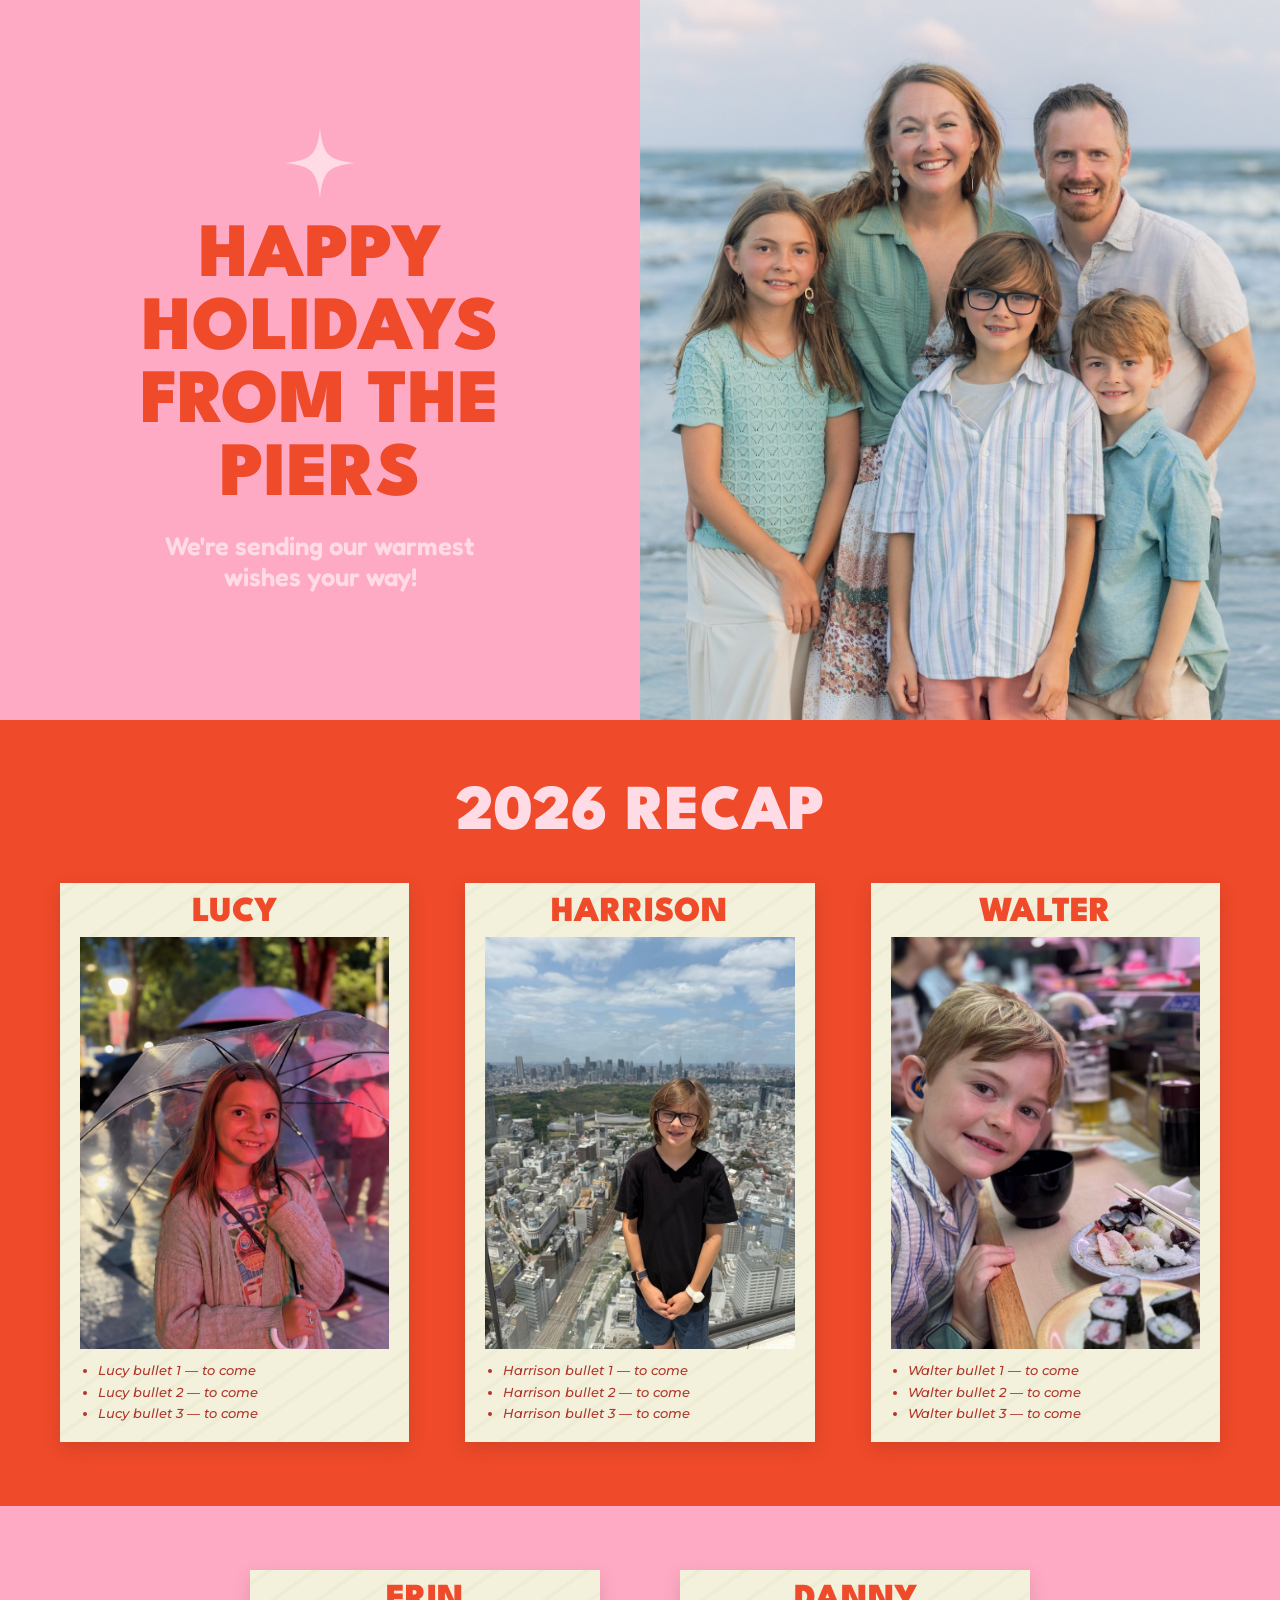
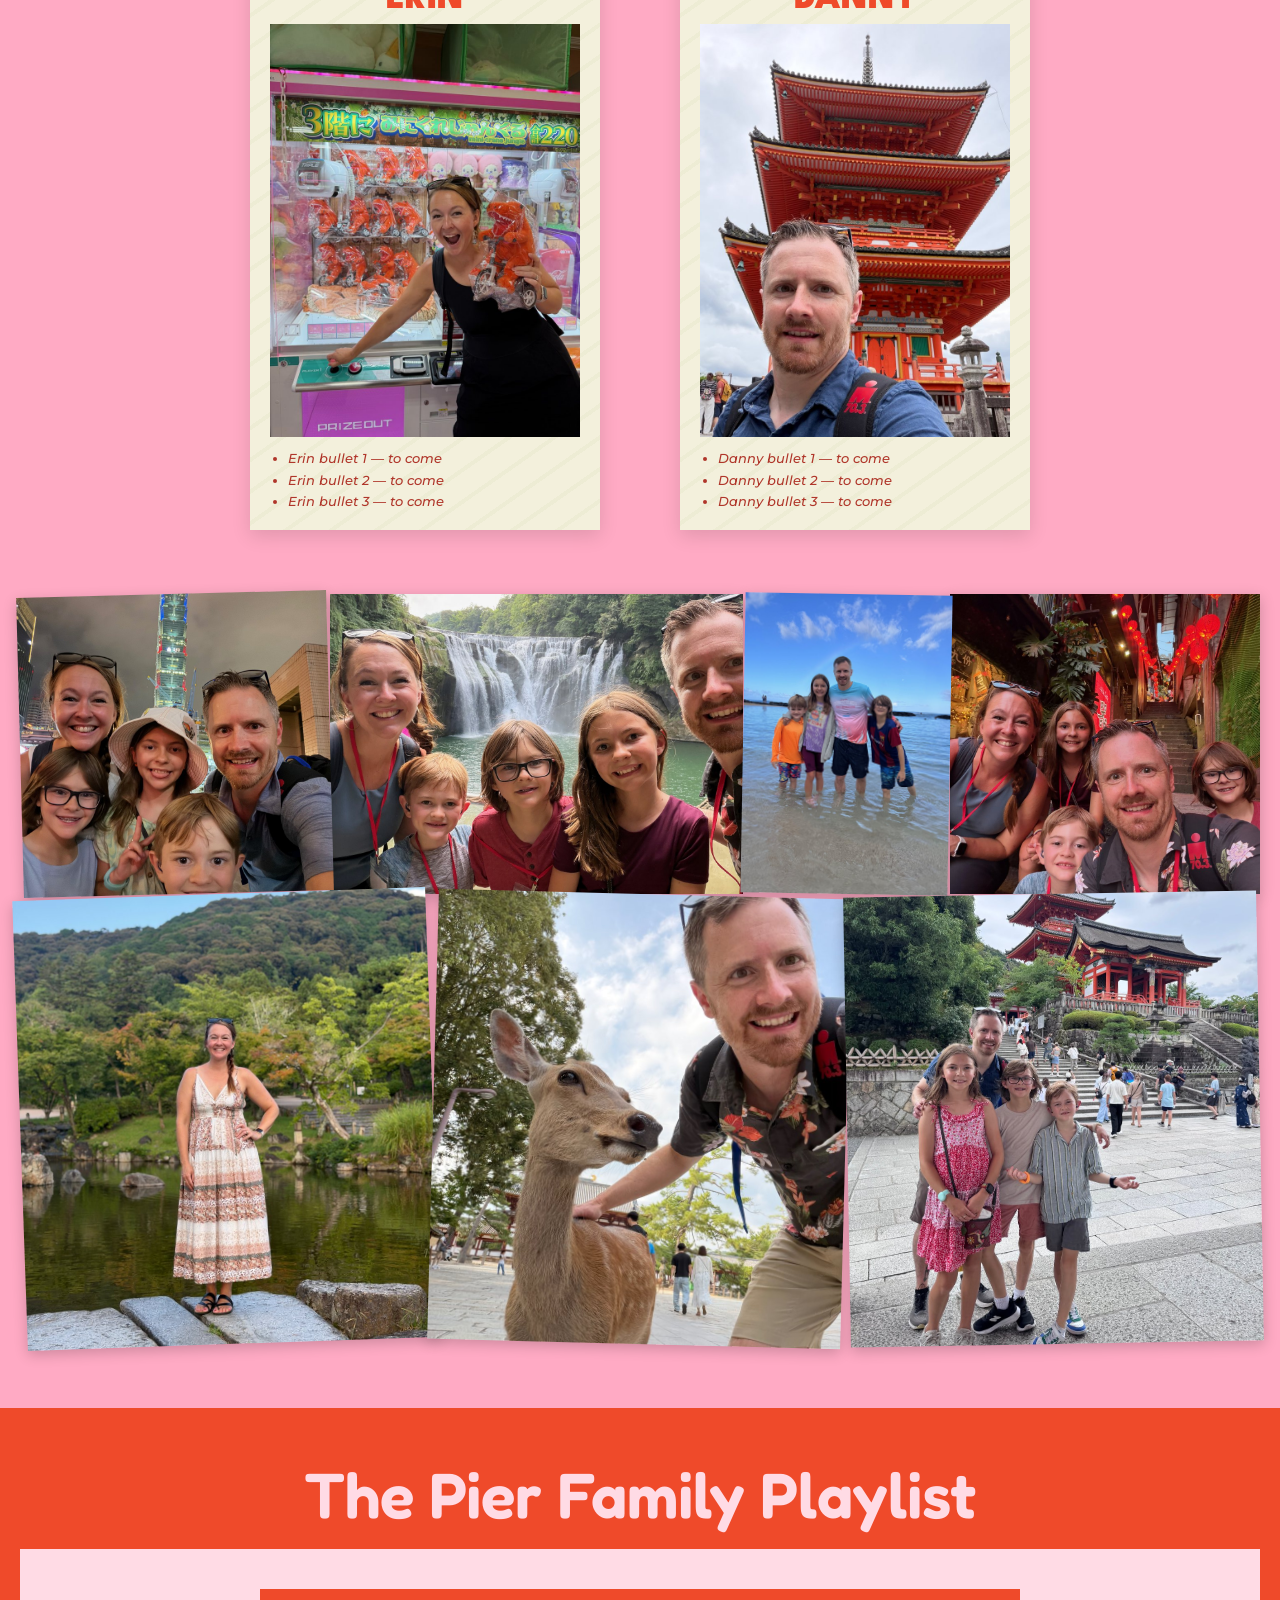
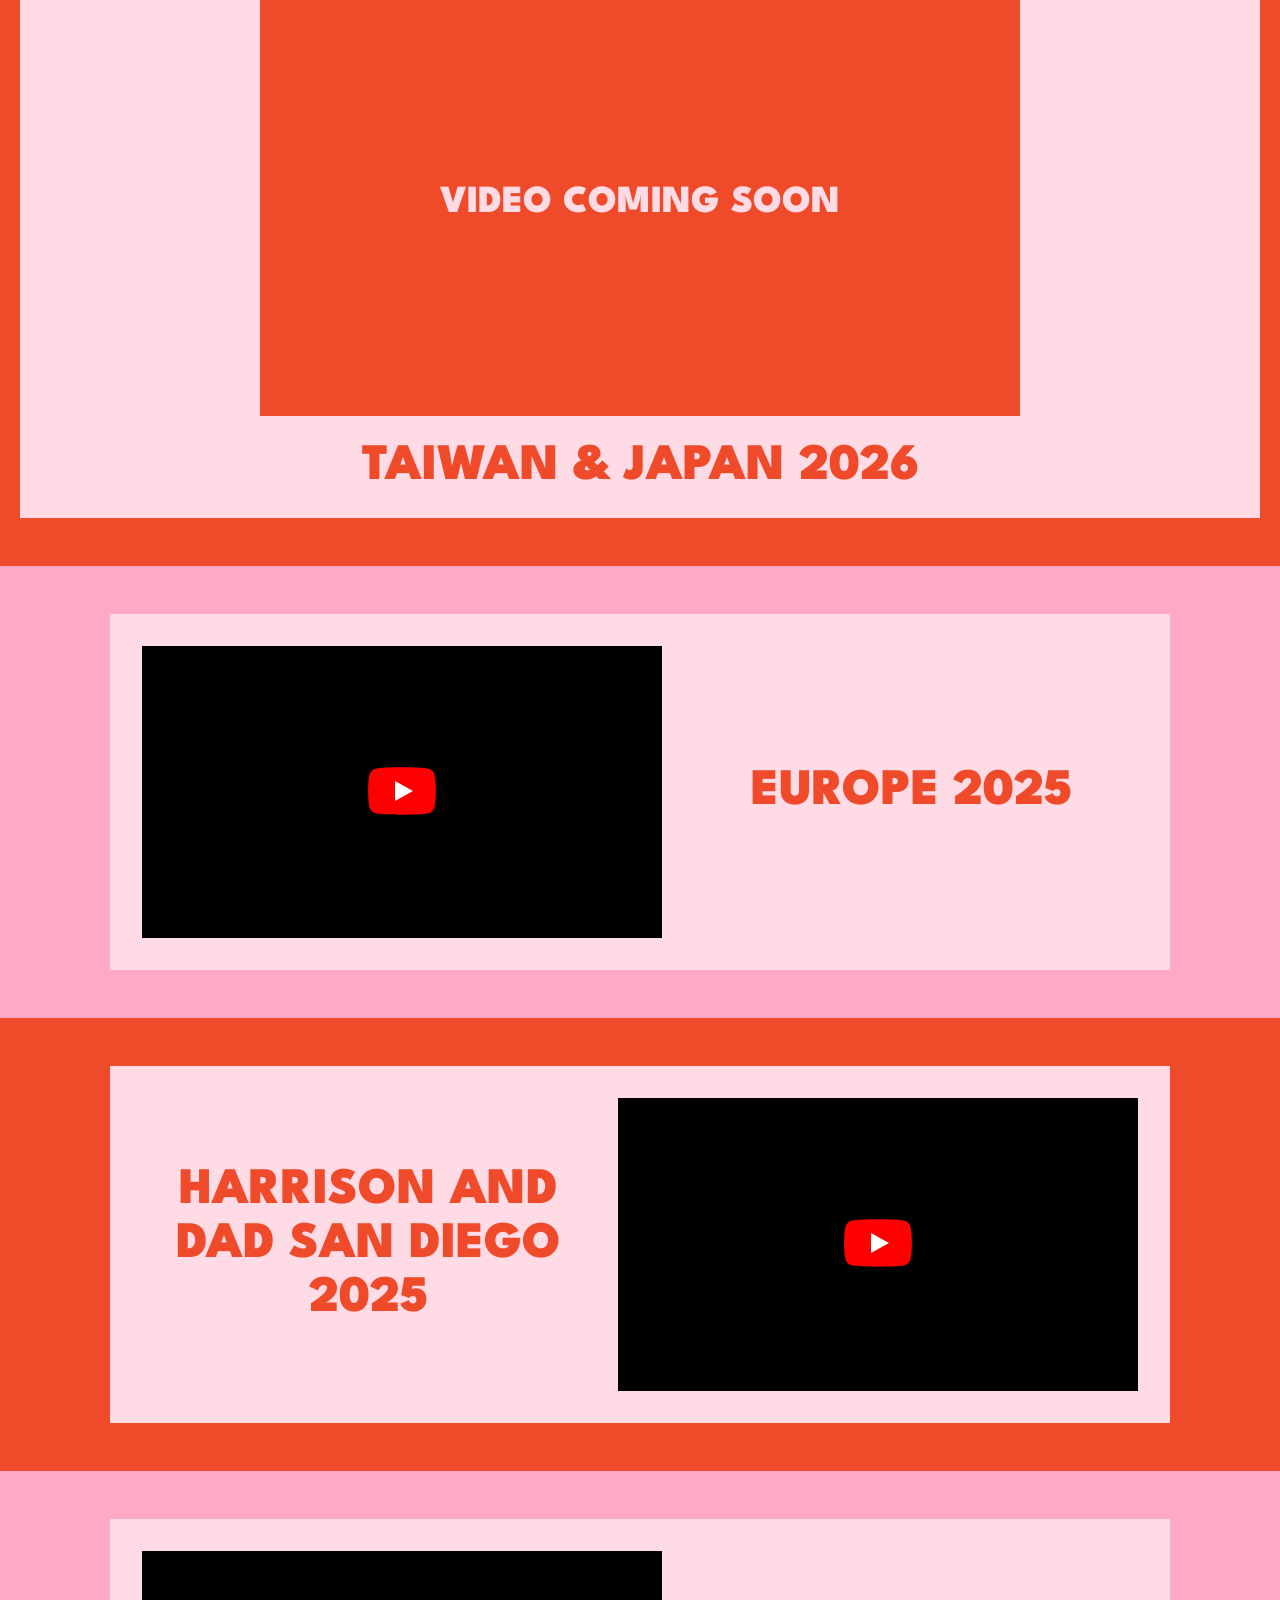
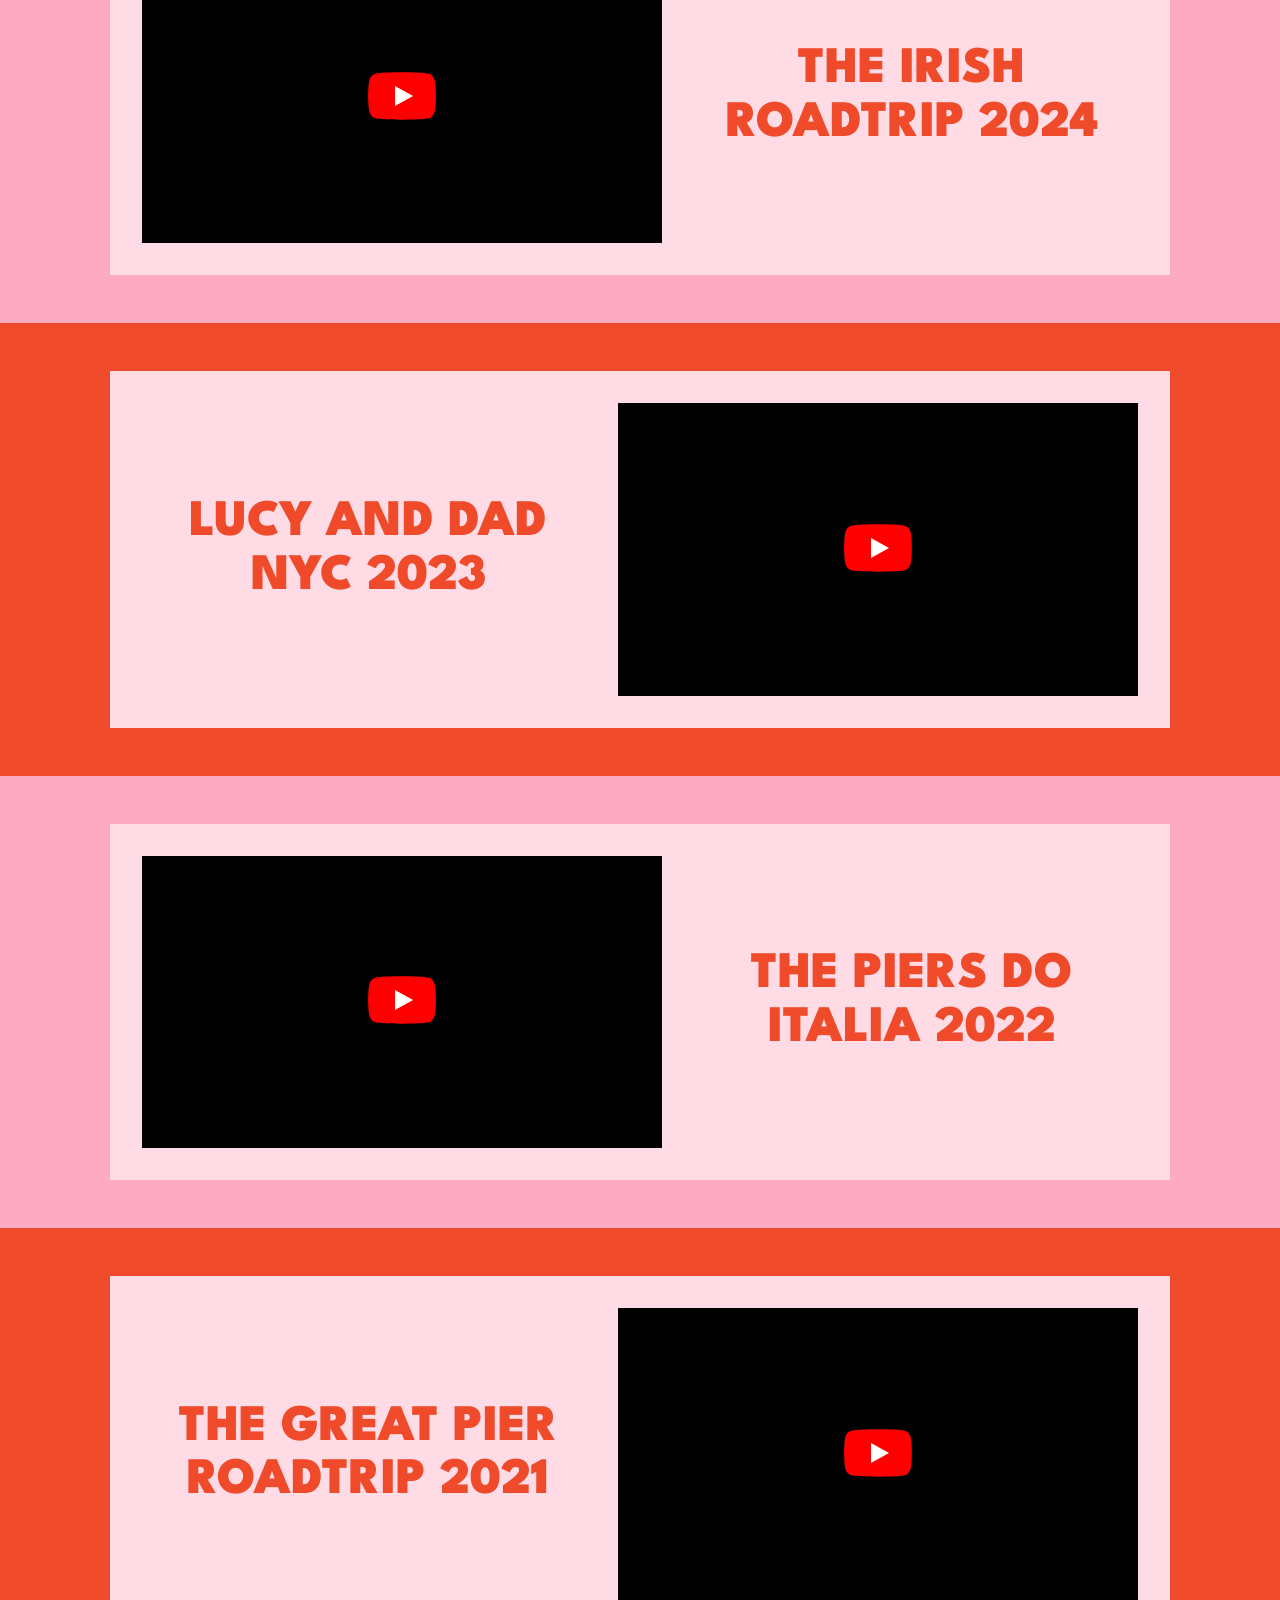
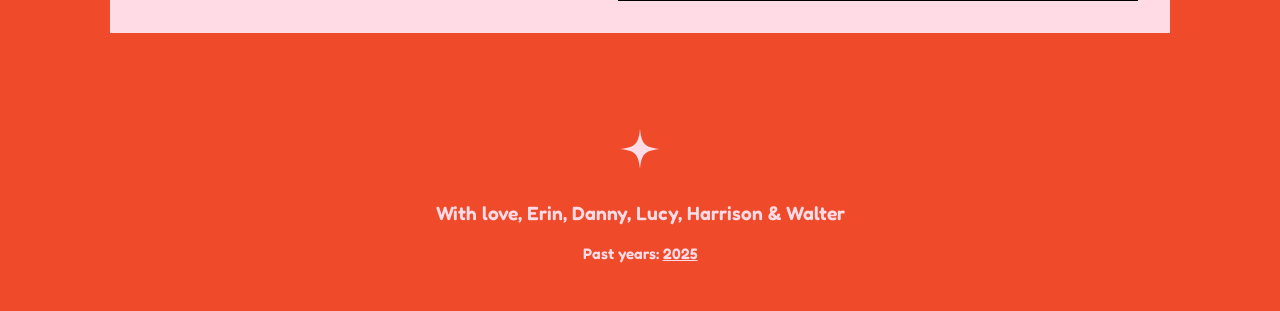
<file: index.html>
<!doctype html>
<html lang="en">
<head>
  <meta charset="utf-8">
  <meta name="viewport" content="width=device-width, initial-scale=1">
  <title>Happy Holidays from the Piers</title>
  <meta name="description" content="The Pier family 2026 recap — photos, videos and warm wishes.">
  <meta property="og:title" content="Happy Holidays from the Piers">
  <meta property="og:description" content="We're sending our warmest wishes your way!">
  <meta property="og:image" content="https://thepierfamily.com/images/og.jpg">
  <meta property="og:url" content="https://thepierfamily.com/">
  <link rel="icon" href="data:image/svg+xml,<svg xmlns='http://www.w3.org/2000/svg' viewBox='0 0 100 100'><path d='M50 0 C55 40 60 45 100 50 C60 55 55 60 50 100 C45 60 40 55 0 50 C40 45 45 40 50 0Z' fill='%23ef4a2a'/></svg>">
  <link rel="preconnect" href="https://fonts.googleapis.com">
  <link rel="preconnect" href="https://fonts.gstatic.com" crossorigin>
  <link href="https://fonts.googleapis.com/css2?family=League+Spartan:wght@800;900&family=Fredoka:wght@500;600&family=Montserrat:wght@500;600&display=swap" rel="stylesheet">
  <link rel="stylesheet" href="styles.css">
</head>
<body>

<header class="hero">
  <div class="hero-text">
    <svg class="sparkle" viewBox="0 0 100 100" aria-hidden="true"><path d="M50 0 C54 38 62 46 100 50 C62 54 54 62 50 100 C46 62 38 54 0 50 C38 46 46 38 50 0Z"/></svg>
    <h1>Happy Holidays from the Piers</h1>
    <p class="tagline">We're sending our warmest wishes your way!</p>
  </div>
  <img class="hero-photo" src="images/hero.jpg" alt="The Pier family together on the beach at Kiawah Island">
</header>

<section class="band band-orange">
  <h2 class="section-title">2026 Recap</h2>
  <div class="cards cards-3">
    <article class="card">
      <h3>Lucy</h3>
      <img src="images/lucy.jpg" alt="Lucy in Japan" loading="lazy">
      <ul class="todo">
        <li>Lucy bullet 1 — to come</li>
        <li>Lucy bullet 2 — to come</li>
        <li>Lucy bullet 3 — to come</li>
      </ul>
    </article>
    <article class="card">
      <h3>Harrison</h3>
      <img src="images/harrison.jpg" alt="Harrison in Japan" loading="lazy">
      <ul class="todo">
        <li>Harrison bullet 1 — to come</li>
        <li>Harrison bullet 2 — to come</li>
        <li>Harrison bullet 3 — to come</li>
      </ul>
    </article>
    <article class="card">
      <h3>Walter</h3>
      <img src="images/walter.jpg" alt="Walter in Japan" loading="lazy">
      <ul class="todo">
        <li>Walter bullet 1 — to come</li>
        <li>Walter bullet 2 — to come</li>
        <li>Walter bullet 3 — to come</li>
      </ul>
    </article>
  </div>
</section>

<section class="band band-pink">
  <div class="cards cards-2">
    <article class="card">
      <h3>Erin</h3>
      <img src="images/erin.jpg" alt="Erin winning a prize at a Japanese claw machine" loading="lazy">
      <ul class="todo">
        <li>Erin bullet 1 — to come</li>
        <li>Erin bullet 2 — to come</li>
        <li>Erin bullet 3 — to come</li>
      </ul>
    </article>
    <article class="card">
      <h3>Danny</h3>
      <img src="images/danny.jpg" alt="Danny in front of the Kiyomizu-dera pagoda in Kyoto" loading="lazy">
      <ul class="todo">
        <li>Danny bullet 1 — to come</li>
        <li>Danny bullet 2 — to come</li>
        <li>Danny bullet 3 — to come</li>
      </ul>
    </article>
  </div>

  <div class="collage">
    <img src="images/collage-1.jpg" alt="The whole family in front of Taipei 101 at night" loading="lazy">
    <img src="images/collage-2.jpg" alt="The whole family at a waterfall in Taiwan" loading="lazy">
    <img src="images/collage-3.jpg" alt="Danny and the kids wading in the ocean" loading="lazy">
    <img src="images/collage-4.jpg" alt="The whole family in a lantern-lit alley in Taiwan" loading="lazy">
    <img src="images/collage-5.jpg" alt="Erin in a Japanese garden" loading="lazy">
    <img src="images/collage-6.jpg" alt="Danny making friends with a deer in Nara" loading="lazy">
    <img src="images/collage-7.jpg" alt="Danny and the kids below a pagoda in Kyoto" loading="lazy">
  </div>
</section>

<section class="playlist">
  <h2 class="playlist-title">The Pier Family Playlist</h2>
  <!-- Add/reorder videos here. data-id is the YouTube video ID. -->
  <div class="video-row band-orange featured"><div class="video-card">
    <!-- TODO: paste the YouTube video ID into data-id when the trip video is up -->
    <div class="yt" data-id="" data-title="Taiwan &amp; Japan 2026"></div>
    <h3>Taiwan &amp; Japan 2026</h3>
  </div></div>
  <div class="video-row band-pink"><div class="video-card">
    <div class="yt" data-id="x0gHeS-w16s" data-title="Europe 2025"></div>
    <h3>Europe 2025</h3>
  </div></div>
  <div class="video-row band-orange flip"><div class="video-card">
    <div class="yt" data-id="Gnk4PvHUsLI" data-title="Harrison and Dad San Diego 2025"></div>
    <h3>Harrison and Dad San Diego 2025</h3>
  </div></div>
  <div class="video-row band-pink"><div class="video-card">
    <div class="yt" data-id="-_mzoG1ZsiA" data-title="The Irish Roadtrip 2024"></div>
    <h3>The Irish Roadtrip 2024</h3>
  </div></div>
  <div class="video-row band-orange flip"><div class="video-card">
    <div class="yt" data-id="avo4NzAogSk" data-title="Lucy and Dad NYC 2023"></div>
    <h3>Lucy and Dad NYC 2023</h3>
  </div></div>
  <div class="video-row band-pink"><div class="video-card">
    <div class="yt" data-id="DzhR90mdwt0" data-title="The Piers do Italia 2022"></div>
    <h3>The Piers do Italia 2022</h3>
  </div></div>
  <div class="video-row band-orange flip"><div class="video-card">
    <div class="yt" data-id="HnkH7wWTgpw" data-title="The Great Pier Roadtrip 2021"></div>
    <h3>The Great Pier Roadtrip 2021</h3>
  </div></div>
</section>

<footer>
  <svg class="sparkle" viewBox="0 0 100 100" aria-hidden="true"><path d="M50 0 C54 38 62 46 100 50 C62 54 54 62 50 100 C46 62 38 54 0 50 C38 46 46 38 50 0Z"/></svg>
  <p>With love, Erin, Danny, Lucy, Harrison &amp; Walter</p>
  <p class="past">Past years: <a href="2025/">2025</a></p>
</footer>

<script>
  // Lightweight YouTube embeds: show the thumbnail, load the player on click.
  document.querySelectorAll('.yt').forEach(el => {
    const id = el.dataset.id, title = el.dataset.title;
    if (!id) { el.classList.add('soon'); el.innerHTML = '<p>Video coming soon</p>'; return; }
    const btn = document.createElement('button');
    btn.className = 'yt-btn';
    btn.setAttribute('aria-label', 'Play ' + title);
    btn.style.backgroundImage = `url(https://i.ytimg.com/vi/${id}/hqdefault.jpg)`;
    btn.innerHTML = '<svg viewBox="0 0 68 48" aria-hidden="true"><path d="M66.5 7.7a8.5 8.5 0 0 0-6-6C55.2.3 34 .3 34 .3s-21.2 0-26.5 1.4a8.5 8.5 0 0 0-6 6C.1 13 .1 24 .1 24s0 11 1.4 16.3a8.5 8.5 0 0 0 6 6C12.8 47.7 34 47.7 34 47.7s21.2 0 26.5-1.4a8.5 8.5 0 0 0 6-6C67.9 35 67.9 24 67.9 24s0-11-1.4-16.3z" fill="#f00"/><path d="M45 24 27 14v20" fill="#fff"/></svg>';
    btn.addEventListener('click', () => {
      el.innerHTML = `<iframe src="https://www.youtube-nocookie.com/embed/${id}?autoplay=1" title="${title}" allow="autoplay; encrypted-media; picture-in-picture; fullscreen" allowfullscreen></iframe>`;
    });
    el.appendChild(btn);
  });
</script>
</body>
</html>
</file>
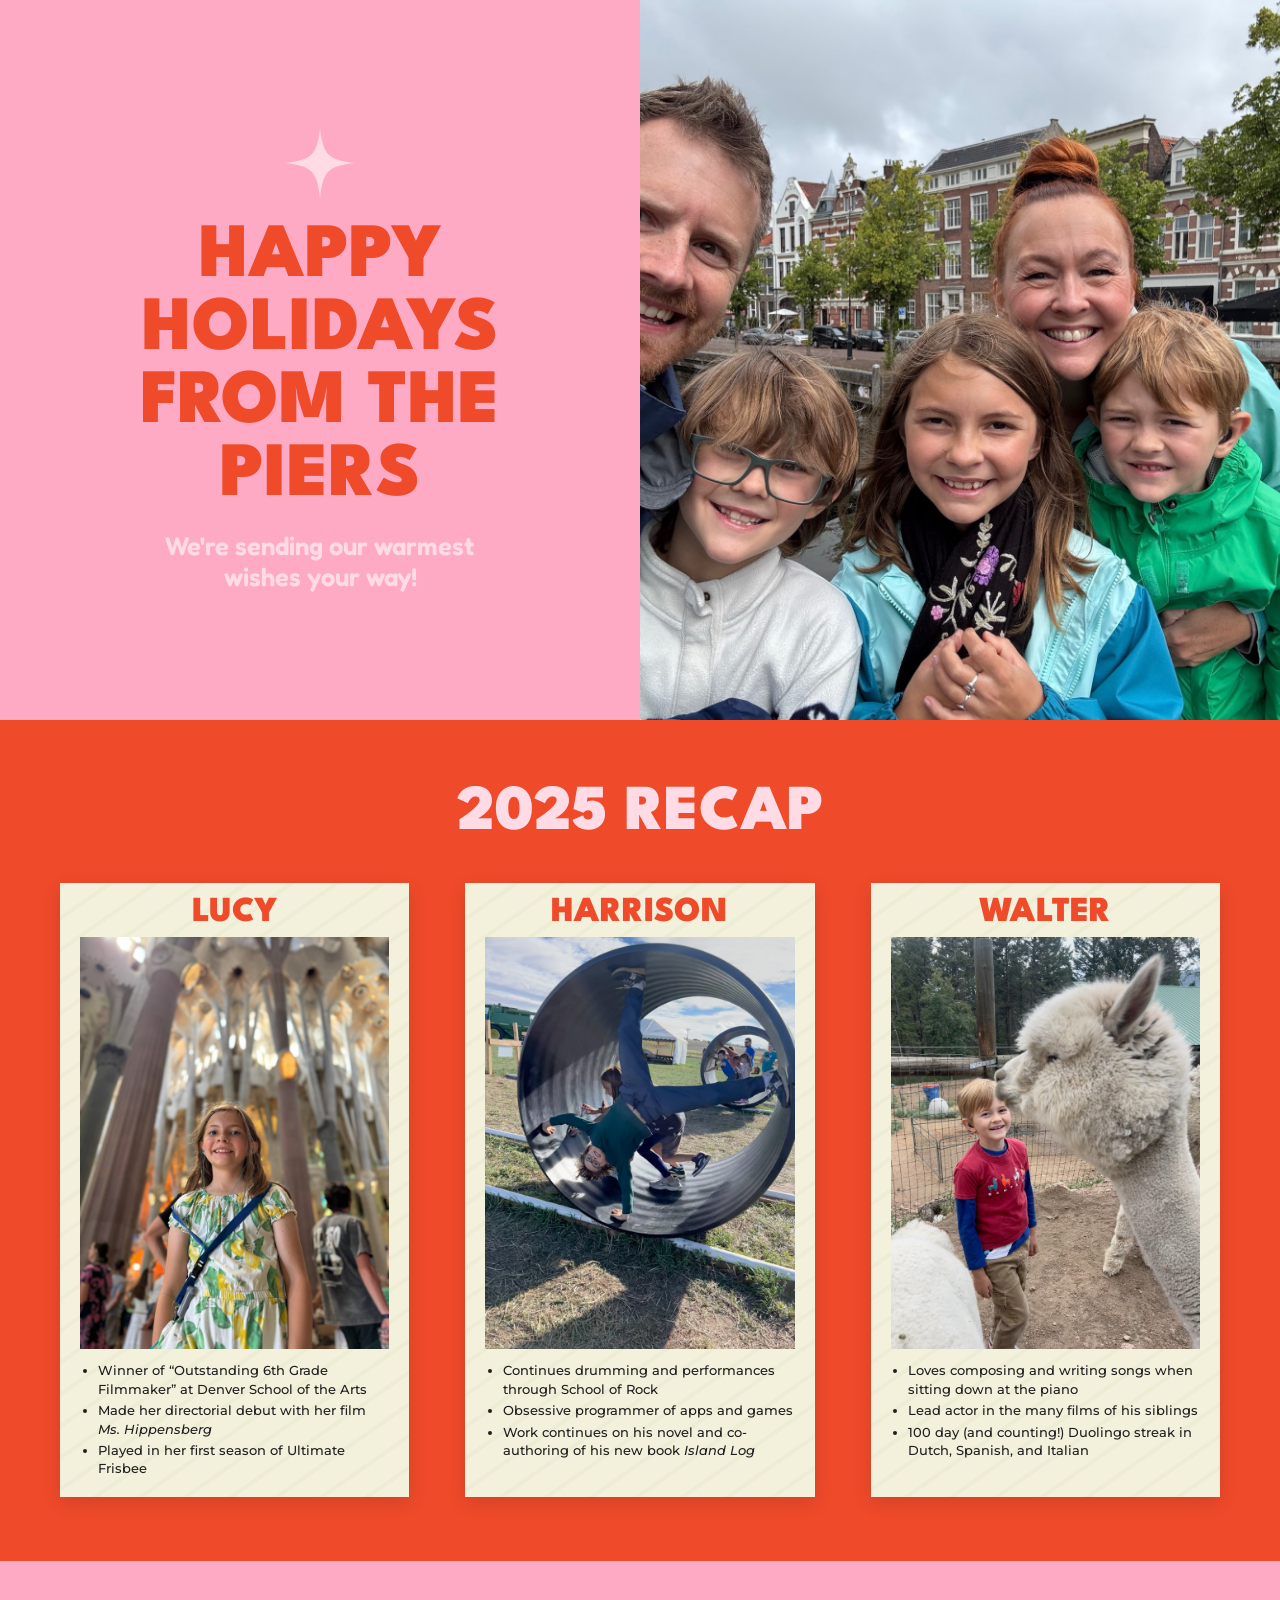
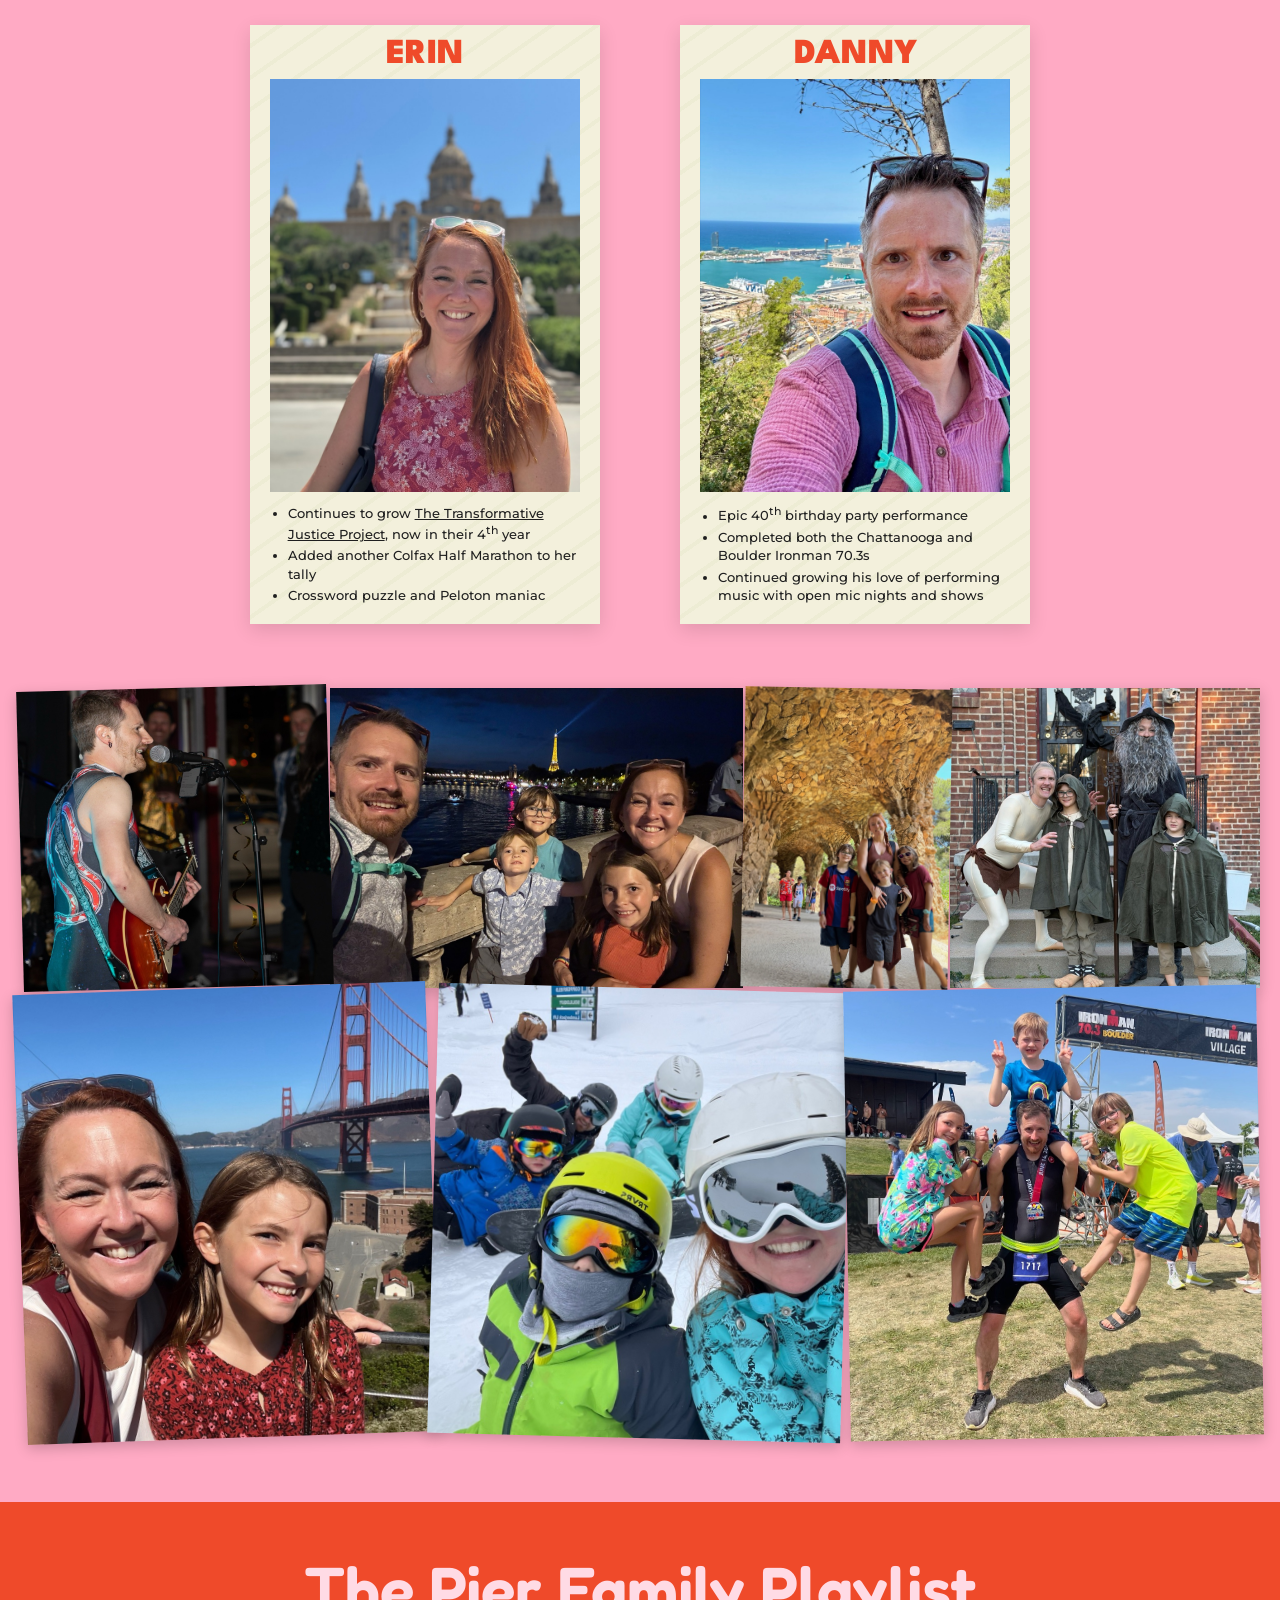
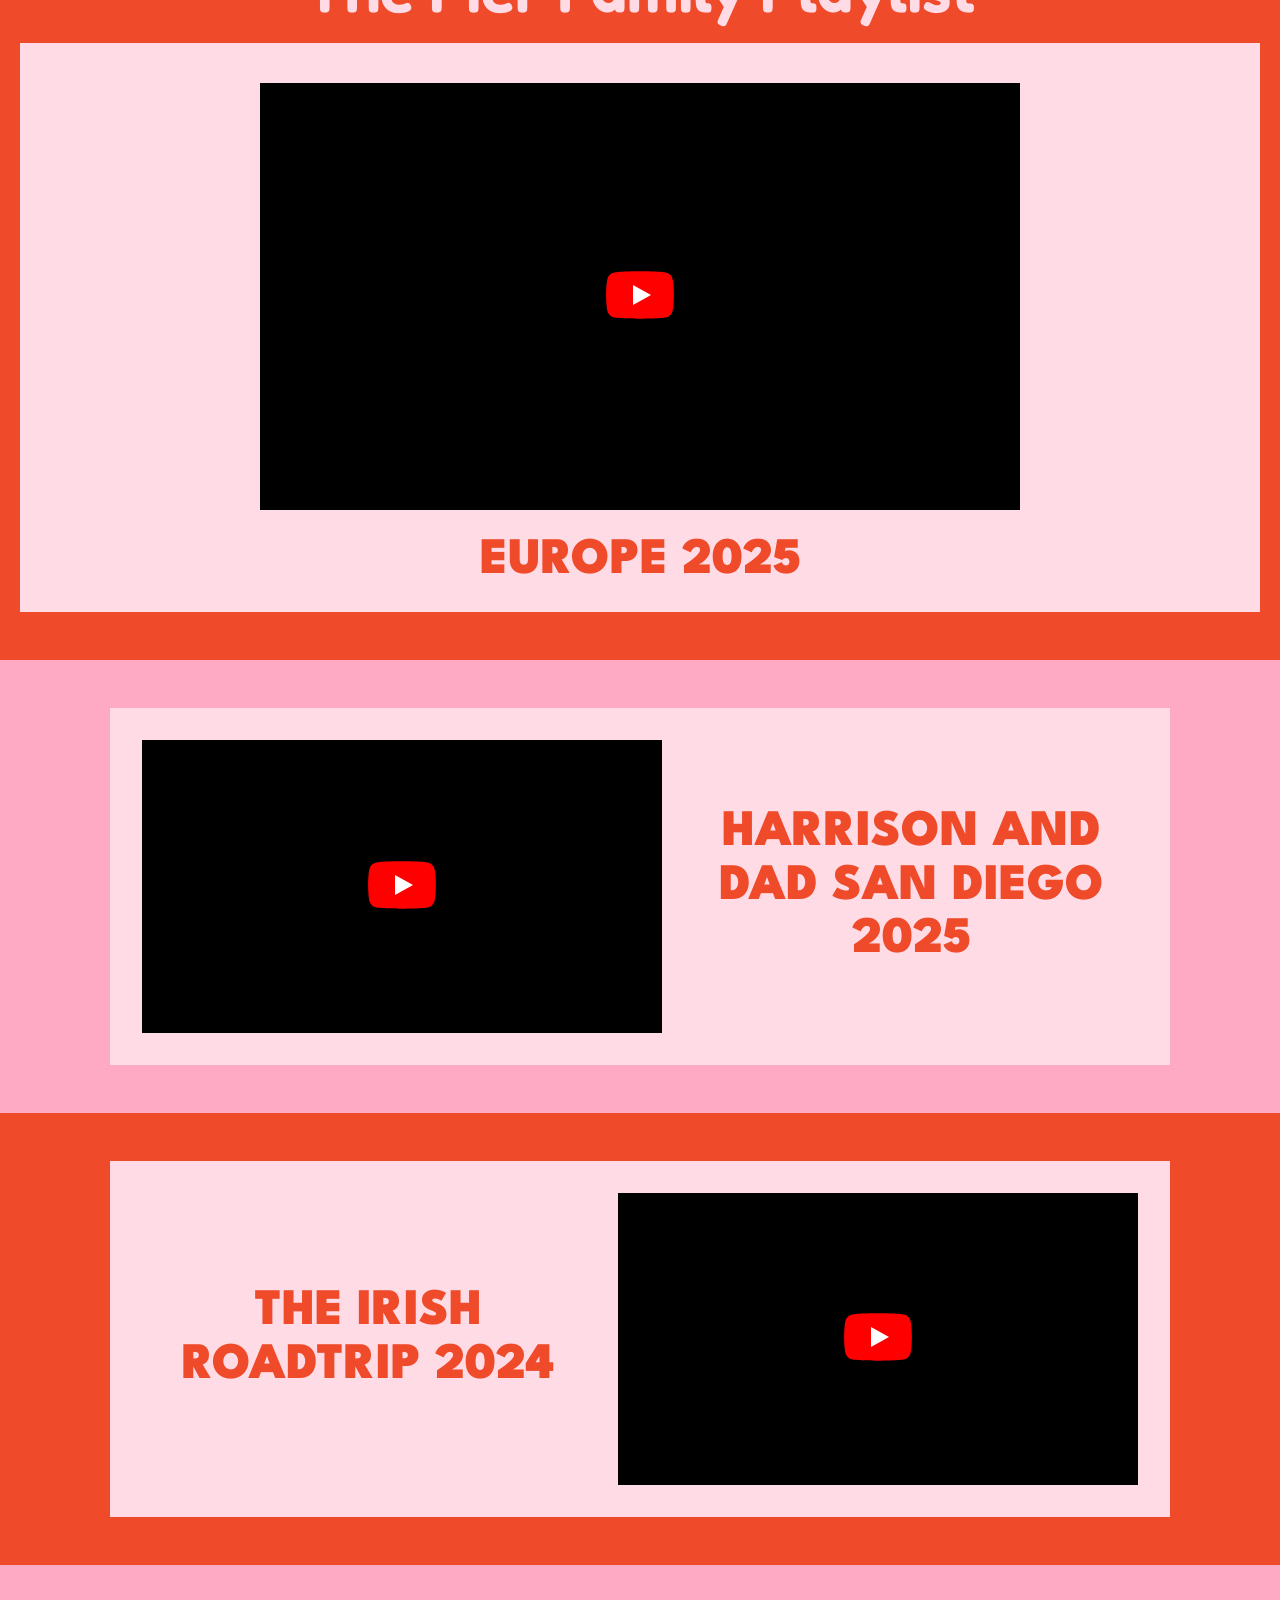
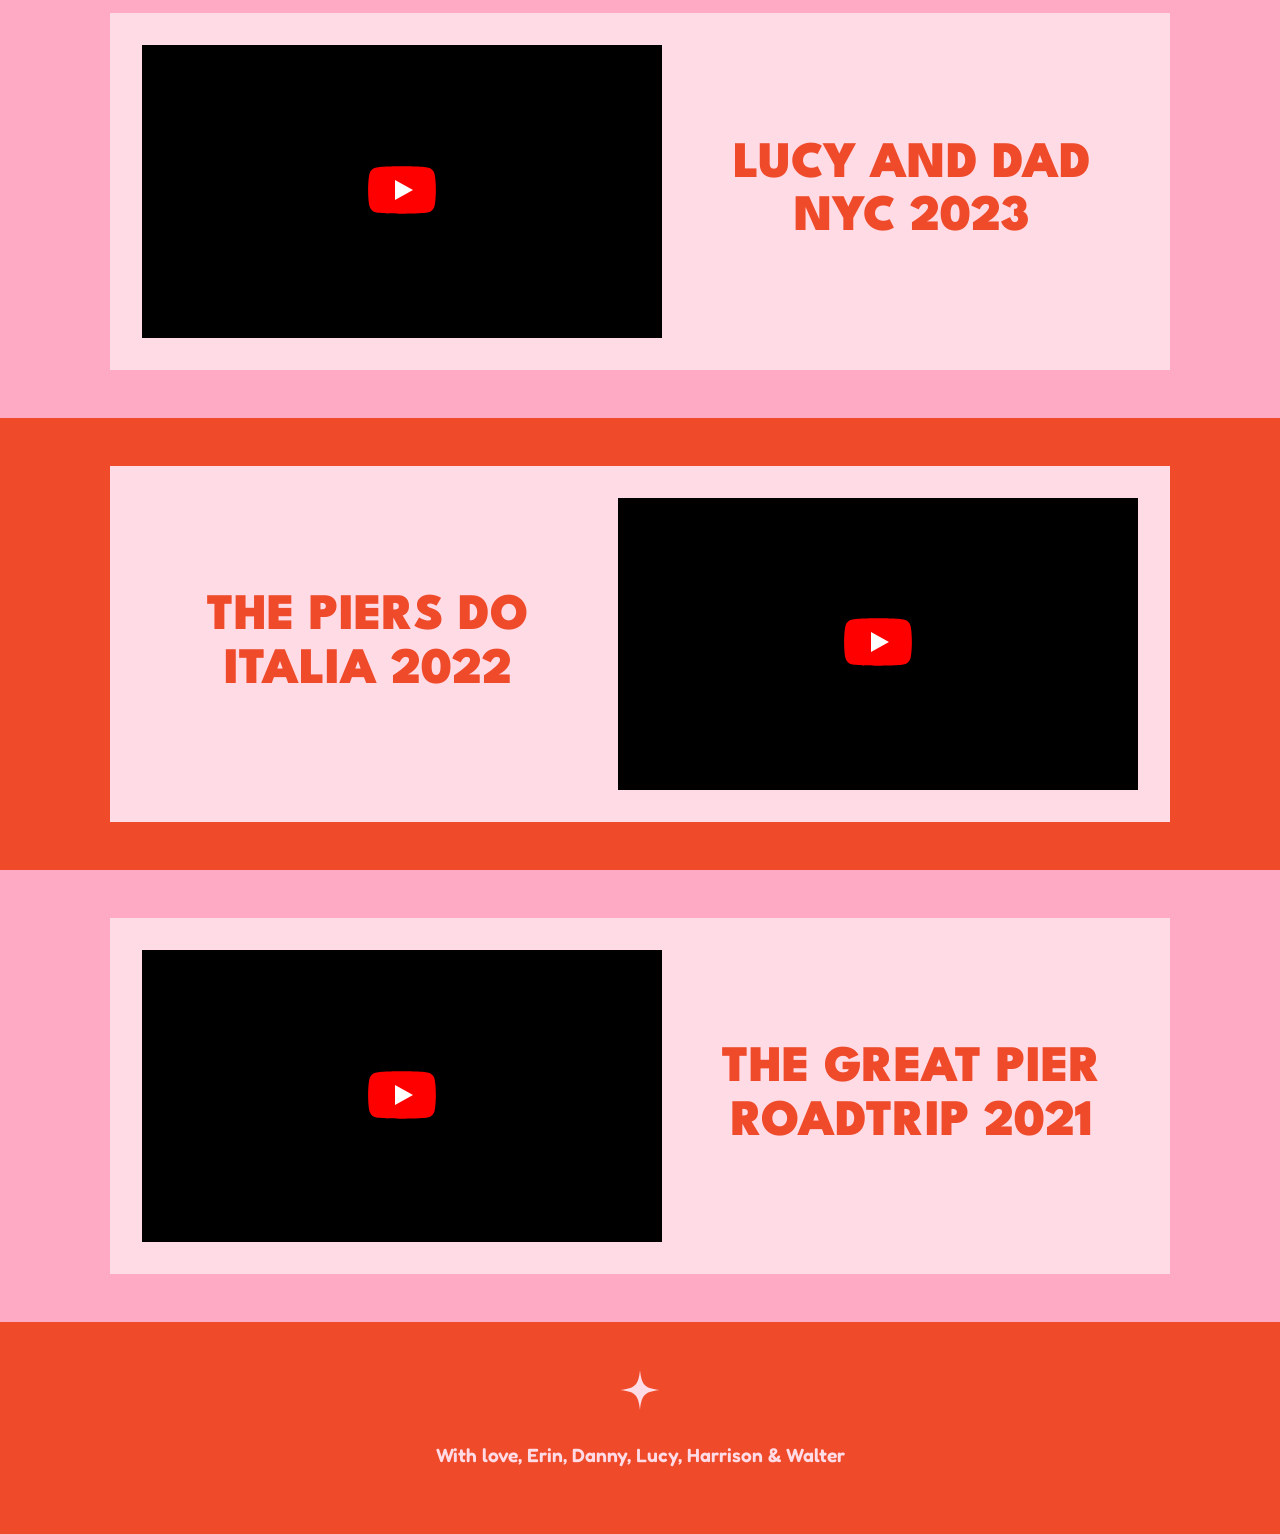
<file: 2025/index.html>
<!doctype html>
<html lang="en">
<head>
  <meta charset="utf-8">
  <meta name="viewport" content="width=device-width, initial-scale=1">
  <title>Happy Holidays from the Piers</title>
  <meta name="description" content="The Pier family 2025 recap — photos, videos and warm wishes.">
  <meta property="og:title" content="Happy Holidays from the Piers">
  <meta property="og:description" content="We're sending our warmest wishes your way!">
  <meta property="og:image" content="https://thepierfamily.com/images/og.jpg">
  <meta property="og:url" content="https://thepierfamily.com/">
  <link rel="icon" href="data:image/svg+xml,<svg xmlns='http://www.w3.org/2000/svg' viewBox='0 0 100 100'><path d='M50 0 C55 40 60 45 100 50 C60 55 55 60 50 100 C45 60 40 55 0 50 C40 45 45 40 50 0Z' fill='%23ef4a2a'/></svg>">
  <link rel="preconnect" href="https://fonts.googleapis.com">
  <link rel="preconnect" href="https://fonts.gstatic.com" crossorigin>
  <link href="https://fonts.googleapis.com/css2?family=League+Spartan:wght@800;900&family=Fredoka:wght@500;600&family=Montserrat:wght@500;600&display=swap" rel="stylesheet">
  <link rel="stylesheet" href="styles.css">
</head>
<body>

<header class="hero">
  <div class="hero-text">
    <svg class="sparkle" viewBox="0 0 100 100" aria-hidden="true"><path d="M50 0 C54 38 62 46 100 50 C62 54 54 62 50 100 C46 62 38 54 0 50 C38 46 46 38 50 0Z"/></svg>
    <h1>Happy Holidays from the Piers</h1>
    <p class="tagline">We're sending our warmest wishes your way!</p>
  </div>
  <img class="hero-photo" src="images/hero.jpg" alt="The Pier family together by a canal in the Netherlands">
</header>

<section class="band band-orange">
  <h2 class="section-title">2025 Recap</h2>
  <div class="cards cards-3">
    <article class="card">
      <h3>Lucy</h3>
      <img src="images/lucy.jpg" alt="Lucy inside the Sagrada Família" loading="lazy">
      <ul>
        <li>Winner of “Outstanding 6th Grade Filmmaker” at Denver School of the Arts</li>
        <li>Made her directorial debut with her film <em>Ms. Hippensberg</em></li>
        <li>Played in her first season of Ultimate Frisbee</li>
      </ul>
    </article>
    <article class="card">
      <h3>Harrison</h3>
      <img src="images/harrison.jpg" alt="Harrison doing a cartwheel inside a giant tube" loading="lazy">
      <ul>
        <li>Continues drumming and performances through School of Rock</li>
        <li>Obsessive programmer of apps and games</li>
        <li>Work continues on his novel and co-authoring of his new book <em>Island Log</em></li>
      </ul>
    </article>
    <article class="card">
      <h3>Walter</h3>
      <img src="images/walter.jpg" alt="Walter meeting an alpaca" loading="lazy">
      <ul>
        <li>Loves composing and writing songs when sitting down at the piano</li>
        <li>Lead actor in the many films of his siblings</li>
        <li>100 day (and counting!) Duolingo streak in Dutch, Spanish, and Italian</li>
      </ul>
    </article>
  </div>
</section>

<section class="band band-pink">
  <div class="cards cards-2">
    <article class="card">
      <h3>Erin</h3>
      <img src="images/erin.jpg" alt="Erin in Barcelona" loading="lazy">
      <ul>
        <li>Continues to grow <a href="https://www.cjdc.org/transformative-justice-project" target="_blank" rel="noopener">The Transformative Justice Project</a>, now in their 4<sup>th</sup> year</li>
        <li>Added another Colfax Half Marathon to her tally</li>
        <li>Crossword puzzle and Peloton maniac</li>
      </ul>
    </article>
    <article class="card">
      <h3>Danny</h3>
      <img src="images/danny.jpg" alt="Danny overlooking the Barcelona harbor" loading="lazy">
      <ul>
        <li>Epic 40<sup>th</sup> birthday party performance</li>
        <li>Completed both the Chattanooga and Boulder Ironman 70.3s</li>
        <li>Continued growing his love of performing music with open mic nights and shows</li>
      </ul>
    </article>
  </div>

  <div class="collage">
    <img src="images/collage-1.jpg" alt="Danny playing guitar on stage" loading="lazy">
    <img src="images/collage-2.jpg" alt="The family at night by the Eiffel Tower" loading="lazy">
    <img src="images/collage-3.jpg" alt="Erin and the kids at Park Güell" loading="lazy">
    <img src="images/collage-4.jpg" alt="Halloween costumes: Gollum, Gandalf and hobbits" loading="lazy">
    <img src="images/collage-5.jpg" alt="Erin and Lucy at the Golden Gate Bridge" loading="lazy">
    <img src="images/collage-6.jpg" alt="The kids in the snow" loading="lazy">
    <img src="images/collage-7.jpg" alt="Celebrating at the Boulder Ironman 70.3" loading="lazy">
  </div>
</section>

<section class="playlist">
  <h2 class="playlist-title">The Pier Family Playlist</h2>
  <!-- Add/reorder videos here. data-id is the YouTube video ID. -->
  <div class="video-row band-orange featured"><div class="video-card">
    <div class="yt" data-id="x0gHeS-w16s" data-title="Europe 2025"></div>
    <h3>Europe 2025</h3>
  </div></div>
  <div class="video-row band-pink"><div class="video-card">
    <div class="yt" data-id="Gnk4PvHUsLI" data-title="Harrison and Dad San Diego 2025"></div>
    <h3>Harrison and Dad San Diego 2025</h3>
  </div></div>
  <div class="video-row band-orange flip"><div class="video-card">
    <div class="yt" data-id="-_mzoG1ZsiA" data-title="The Irish Roadtrip 2024"></div>
    <h3>The Irish Roadtrip 2024</h3>
  </div></div>
  <div class="video-row band-pink"><div class="video-card">
    <div class="yt" data-id="avo4NzAogSk" data-title="Lucy and Dad NYC 2023"></div>
    <h3>Lucy and Dad NYC 2023</h3>
  </div></div>
  <div class="video-row band-orange flip"><div class="video-card">
    <div class="yt" data-id="DzhR90mdwt0" data-title="The Piers do Italia 2022"></div>
    <h3>The Piers do Italia 2022</h3>
  </div></div>
  <div class="video-row band-pink"><div class="video-card">
    <div class="yt" data-id="HnkH7wWTgpw" data-title="The Great Pier Roadtrip 2021"></div>
    <h3>The Great Pier Roadtrip 2021</h3>
  </div></div>
</section>

<footer>
  <svg class="sparkle" viewBox="0 0 100 100" aria-hidden="true"><path d="M50 0 C54 38 62 46 100 50 C62 54 54 62 50 100 C46 62 38 54 0 50 C38 46 46 38 50 0Z"/></svg>
  <p>With love, Erin, Danny, Lucy, Harrison &amp; Walter</p>
</footer>

<script>
  // Lightweight YouTube embeds: show the thumbnail, load the player on click.
  document.querySelectorAll('.yt').forEach(el => {
    const id = el.dataset.id, title = el.dataset.title;
    const btn = document.createElement('button');
    btn.className = 'yt-btn';
    btn.setAttribute('aria-label', 'Play ' + title);
    btn.style.backgroundImage = `url(https://i.ytimg.com/vi/${id}/hqdefault.jpg)`;
    btn.innerHTML = '<svg viewBox="0 0 68 48" aria-hidden="true"><path d="M66.5 7.7a8.5 8.5 0 0 0-6-6C55.2.3 34 .3 34 .3s-21.2 0-26.5 1.4a8.5 8.5 0 0 0-6 6C.1 13 .1 24 .1 24s0 11 1.4 16.3a8.5 8.5 0 0 0 6 6C12.8 47.7 34 47.7 34 47.7s21.2 0 26.5-1.4a8.5 8.5 0 0 0 6-6C67.9 35 67.9 24 67.9 24s0-11-1.4-16.3z" fill="#f00"/><path d="M45 24 27 14v20" fill="#fff"/></svg>';
    btn.addEventListener('click', () => {
      el.innerHTML = `<iframe src="https://www.youtube-nocookie.com/embed/${id}?autoplay=1" title="${title}" allow="autoplay; encrypted-media; picture-in-picture; fullscreen" allowfullscreen></iframe>`;
    });
    el.appendChild(btn);
  });
</script>
</body>
</html>
</file>
<file: styles.css>
:root {
  --pink: #ffaac4;
  --pink-light: #ffdbe5;
  --orange: #ef4a2a;
  --paper: #f3f0dc;
  --ink: #1f1f1f;
  --display: "League Spartan", "Arial Black", sans-serif;
  --round: "Fredoka", "Trebuchet MS", sans-serif;
  --body: "Montserrat", system-ui, sans-serif;
}

* { box-sizing: border-box; }
html { scroll-behavior: smooth; }
body { margin: 0; background: var(--pink); color: var(--ink); font-family: var(--body); }
img { display: block; max-width: 100%; }
a { color: inherit; }

/* Hero */
.hero { display: grid; grid-template-columns: 1fr 1fr; background: var(--pink); min-height: 80vh; }
.hero-text { display: flex; flex-direction: column; align-items: center; justify-content: center; text-align: center; padding: 3rem 2rem; }
.hero h1 {
  font-family: var(--display); font-weight: 900; text-transform: uppercase;
  color: var(--orange); font-size: clamp(2.6rem, 6vw, 5.5rem); line-height: .95; margin: 1.5rem 0 1rem; max-width: 9ch;
}
.tagline { font-family: var(--round); font-weight: 600; color: var(--pink-light); font-size: clamp(1.1rem, 2vw, 1.7rem); margin: 0; max-width: 22ch; }
.hero-photo { width: 100%; height: 100%; object-fit: cover; }
.sparkle { width: 70px; height: 70px; fill: var(--pink-light); }

/* Bands */
.band { padding: 4rem 1.25rem; }
.band-orange { background: var(--orange); }
.band-pink { background: var(--pink); }
.section-title {
  font-family: var(--display); font-weight: 900; text-transform: uppercase; text-align: center;
  color: var(--pink-light); font-size: clamp(2.2rem, 5vw, 4rem); margin: 0 0 2.5rem;
}

/* Recap cards */
.cards { display: grid; gap: 3.5rem; max-width: 1160px; margin: 0 auto; }
.cards-3 { grid-template-columns: repeat(3, 1fr); }
.cards-2 { grid-template-columns: repeat(2, minmax(0, 350px)); justify-content: center; gap: 5rem; }
.card {
  background: var(--paper);
  background-image: repeating-linear-gradient(-35deg, transparent 0 22px, rgba(170, 190, 120, .08) 22px 26px);
  padding: .6rem 1.25rem 1rem; box-shadow: 0 6px 18px rgba(0,0,0,.12);
}
.card h3 {
  font-family: var(--display); font-weight: 900; text-transform: uppercase; text-align: center;
  color: var(--orange); font-size: 2.2rem; margin: .2rem 0 .5rem;
}
.card img { width: 100%; aspect-ratio: 3 / 4; object-fit: cover; }
.card ul { margin: .75rem 0 0; padding-left: 1.1rem; font-size: .82rem; line-height: 1.4; font-weight: 500; }
.card li { margin-bottom: .2rem; }

/* Collage */
.collage {
  max-width: 1260px; margin: 4rem auto 0;
  display: grid; grid-template-columns: repeat(12, 1fr); grid-auto-rows: 150px; gap: 0;
}
.collage img { width: 100%; height: 100%; object-fit: cover; box-shadow: 0 4px 14px rgba(0,0,0,.2); }
.collage img:nth-child(1) { grid-column: 1 / 4;  grid-row: 1 / 3; transform: rotate(-1.5deg); }
.collage img:nth-child(2) { grid-column: 4 / 8;  grid-row: 1 / 3; }
.collage img:nth-child(3) { grid-column: 8 / 10; grid-row: 1 / 3; transform: rotate(1deg); }
.collage img:nth-child(4) { grid-column: 10 / 13; grid-row: 1 / 3; }
.collage img:nth-child(5) { grid-column: 1 / 5;  grid-row: 3 / 6; transform: rotate(-2deg); }
.collage img:nth-child(6) { grid-column: 5 / 9;  grid-row: 3 / 6; transform: rotate(1.5deg); }
.collage img:nth-child(7) { grid-column: 9 / 13; grid-row: 3 / 6; transform: rotate(-1deg); }

/* Playlist */
.playlist-title {
  font-family: var(--round); font-weight: 600; text-align: center; color: var(--pink-light);
  background: var(--orange); font-size: clamp(2rem, 5vw, 4.2rem); margin: 0; padding: 3rem 1rem 1rem;
}
.video-row { padding: 3rem 1.25rem; }
.video-card {
  background: var(--pink-light); max-width: 1060px; margin: 0 auto; padding: 2rem;
  display: grid; grid-template-columns: 1.15fr 1fr; gap: 1.5rem; align-items: center;
}
.video-row.flip .video-card { grid-template-columns: 1fr 1.15fr; }
.video-row.flip .yt { order: 2; }
.video-row.featured { padding-top: 0; }
.video-row.featured .video-card { grid-template-columns: 1fr; max-width: 1250px; padding: 2.5rem 2rem 1.5rem; }
.video-row.featured .yt { max-width: 760px; width: 100%; margin: 0 auto; }
.video-card h3 {
  font-family: var(--display); font-weight: 900; text-transform: uppercase; text-align: center;
  color: var(--orange); font-size: clamp(1.8rem, 4vw, 3.4rem); line-height: 1.05; margin: 0;
}
.yt { position: relative; aspect-ratio: 16 / 9; background: #000; }
.yt iframe, .yt-btn { position: absolute; inset: 0; width: 100%; height: 100%; border: 0; }
.yt-btn { cursor: pointer; background: center / cover no-repeat; padding: 0; }
.yt-btn svg { width: 68px; height: 48px; transition: transform .2s; }
.yt-btn:hover svg, .yt-btn:focus-visible svg { transform: scale(1.12); }

footer { background: var(--orange); color: var(--pink-light); text-align: center; padding: 3rem 1rem; font-family: var(--round); font-weight: 600; font-size: 1.2rem; }
footer .sparkle { width: 40px; height: 40px; margin: 0 auto .5rem; }

/* Mobile */
@media (max-width: 820px) {
  .hero { grid-template-columns: 1fr; min-height: 0; }
  .hero-text { padding: 3rem 1rem 1.5rem; }
  .hero-photo { height: auto; aspect-ratio: 4 / 3; padding: 0 1rem 2rem; }
  .cards-3, .cards-2 { grid-template-columns: minmax(0, 380px); justify-content: center; gap: 2.5rem; }
  .collage { grid-template-columns: 1fr 1fr; grid-auto-rows: 180px; gap: 6px; }
  .collage img { grid-column: auto !important; grid-row: auto !important; transform: none !important; }
  .collage img:nth-child(7) { grid-column: 1 / 3 !important; }
  .video-card, .video-row.flip .video-card { grid-template-columns: 1fr; padding: 1rem; }
  .video-row.flip .yt { order: 0; }
  .video-row { padding: 1.5rem 1rem; }
}

/* 2026 additions */
.yt.soon { display: grid; place-items: center; background: var(--orange); }
.yt.soon p { font-family: var(--display); font-weight: 900; text-transform: uppercase; color: var(--pink-light); font-size: clamp(1.4rem, 3vw, 2.4rem); margin: 0; }
footer .past { font-size: .95rem; margin: .5rem 0 0; }
.todo li { color: #b0362a; font-style: italic; } /* remove once real bullets are in */
</file>
<file: 2025/styles.css>
:root {
  --pink: #ffaac4;
  --pink-light: #ffdbe5;
  --orange: #ef4a2a;
  --paper: #f3f0dc;
  --ink: #1f1f1f;
  --display: "League Spartan", "Arial Black", sans-serif;
  --round: "Fredoka", "Trebuchet MS", sans-serif;
  --body: "Montserrat", system-ui, sans-serif;
}

* { box-sizing: border-box; }
html { scroll-behavior: smooth; }
body { margin: 0; background: var(--pink); color: var(--ink); font-family: var(--body); }
img { display: block; max-width: 100%; }
a { color: inherit; }

/* Hero */
.hero { display: grid; grid-template-columns: 1fr 1fr; background: var(--pink); min-height: 80vh; }
.hero-text { display: flex; flex-direction: column; align-items: center; justify-content: center; text-align: center; padding: 3rem 2rem; }
.hero h1 {
  font-family: var(--display); font-weight: 900; text-transform: uppercase;
  color: var(--orange); font-size: clamp(2.6rem, 6vw, 5.5rem); line-height: .95; margin: 1.5rem 0 1rem; max-width: 9ch;
}
.tagline { font-family: var(--round); font-weight: 600; color: var(--pink-light); font-size: clamp(1.1rem, 2vw, 1.7rem); margin: 0; max-width: 22ch; }
.hero-photo { width: 100%; height: 100%; object-fit: cover; }
.sparkle { width: 70px; height: 70px; fill: var(--pink-light); }

/* Bands */
.band { padding: 4rem 1.25rem; }
.band-orange { background: var(--orange); }
.band-pink { background: var(--pink); }
.section-title {
  font-family: var(--display); font-weight: 900; text-transform: uppercase; text-align: center;
  color: var(--pink-light); font-size: clamp(2.2rem, 5vw, 4rem); margin: 0 0 2.5rem;
}

/* Recap cards */
.cards { display: grid; gap: 3.5rem; max-width: 1160px; margin: 0 auto; }
.cards-3 { grid-template-columns: repeat(3, 1fr); }
.cards-2 { grid-template-columns: repeat(2, minmax(0, 350px)); justify-content: center; gap: 5rem; }
.card {
  background: var(--paper);
  background-image: repeating-linear-gradient(-35deg, transparent 0 22px, rgba(170, 190, 120, .08) 22px 26px);
  padding: .6rem 1.25rem 1rem; box-shadow: 0 6px 18px rgba(0,0,0,.12);
}
.card h3 {
  font-family: var(--display); font-weight: 900; text-transform: uppercase; text-align: center;
  color: var(--orange); font-size: 2.2rem; margin: .2rem 0 .5rem;
}
.card img { width: 100%; aspect-ratio: 3 / 4; object-fit: cover; }
.card ul { margin: .75rem 0 0; padding-left: 1.1rem; font-size: .82rem; line-height: 1.4; font-weight: 500; }
.card li { margin-bottom: .2rem; }

/* Collage */
.collage {
  max-width: 1260px; margin: 4rem auto 0;
  display: grid; grid-template-columns: repeat(12, 1fr); grid-auto-rows: 150px; gap: 0;
}
.collage img { width: 100%; height: 100%; object-fit: cover; box-shadow: 0 4px 14px rgba(0,0,0,.2); }
.collage img:nth-child(1) { grid-column: 1 / 4;  grid-row: 1 / 3; transform: rotate(-1.5deg); }
.collage img:nth-child(2) { grid-column: 4 / 8;  grid-row: 1 / 3; }
.collage img:nth-child(3) { grid-column: 8 / 10; grid-row: 1 / 3; transform: rotate(1deg); }
.collage img:nth-child(4) { grid-column: 10 / 13; grid-row: 1 / 3; }
.collage img:nth-child(5) { grid-column: 1 / 5;  grid-row: 3 / 6; transform: rotate(-2deg); }
.collage img:nth-child(6) { grid-column: 5 / 9;  grid-row: 3 / 6; transform: rotate(1.5deg); }
.collage img:nth-child(7) { grid-column: 9 / 13; grid-row: 3 / 6; transform: rotate(-1deg); }

/* Playlist */
.playlist-title {
  font-family: var(--round); font-weight: 600; text-align: center; color: var(--pink-light);
  background: var(--orange); font-size: clamp(2rem, 5vw, 4.2rem); margin: 0; padding: 3rem 1rem 1rem;
}
.video-row { padding: 3rem 1.25rem; }
.video-card {
  background: var(--pink-light); max-width: 1060px; margin: 0 auto; padding: 2rem;
  display: grid; grid-template-columns: 1.15fr 1fr; gap: 1.5rem; align-items: center;
}
.video-row.flip .video-card { grid-template-columns: 1fr 1.15fr; }
.video-row.flip .yt { order: 2; }
.video-row.featured { padding-top: 0; }
.video-row.featured .video-card { grid-template-columns: 1fr; max-width: 1250px; padding: 2.5rem 2rem 1.5rem; }
.video-row.featured .yt { max-width: 760px; width: 100%; margin: 0 auto; }
.video-card h3 {
  font-family: var(--display); font-weight: 900; text-transform: uppercase; text-align: center;
  color: var(--orange); font-size: clamp(1.8rem, 4vw, 3.4rem); line-height: 1.05; margin: 0;
}
.yt { position: relative; aspect-ratio: 16 / 9; background: #000; }
.yt iframe, .yt-btn { position: absolute; inset: 0; width: 100%; height: 100%; border: 0; }
.yt-btn { cursor: pointer; background: center / cover no-repeat; padding: 0; }
.yt-btn svg { width: 68px; height: 48px; transition: transform .2s; }
.yt-btn:hover svg, .yt-btn:focus-visible svg { transform: scale(1.12); }

footer { background: var(--orange); color: var(--pink-light); text-align: center; padding: 3rem 1rem; font-family: var(--round); font-weight: 600; font-size: 1.2rem; }
footer .sparkle { width: 40px; height: 40px; margin: 0 auto .5rem; }

/* Mobile */
@media (max-width: 820px) {
  .hero { grid-template-columns: 1fr; min-height: 0; }
  .hero-text { padding: 3rem 1rem 1.5rem; }
  .hero-photo { height: auto; aspect-ratio: 4 / 3; padding: 0 1rem 2rem; }
  .cards-3, .cards-2 { grid-template-columns: minmax(0, 380px); justify-content: center; gap: 2.5rem; }
  .collage { grid-template-columns: 1fr 1fr; grid-auto-rows: 180px; gap: 6px; }
  .collage img { grid-column: auto !important; grid-row: auto !important; transform: none !important; }
  .collage img:nth-child(7) { grid-column: 1 / 3 !important; }
  .video-card, .video-row.flip .video-card { grid-template-columns: 1fr; padding: 1rem; }
  .video-row.flip .yt { order: 0; }
  .video-row { padding: 1.5rem 1rem; }
}
</file>
